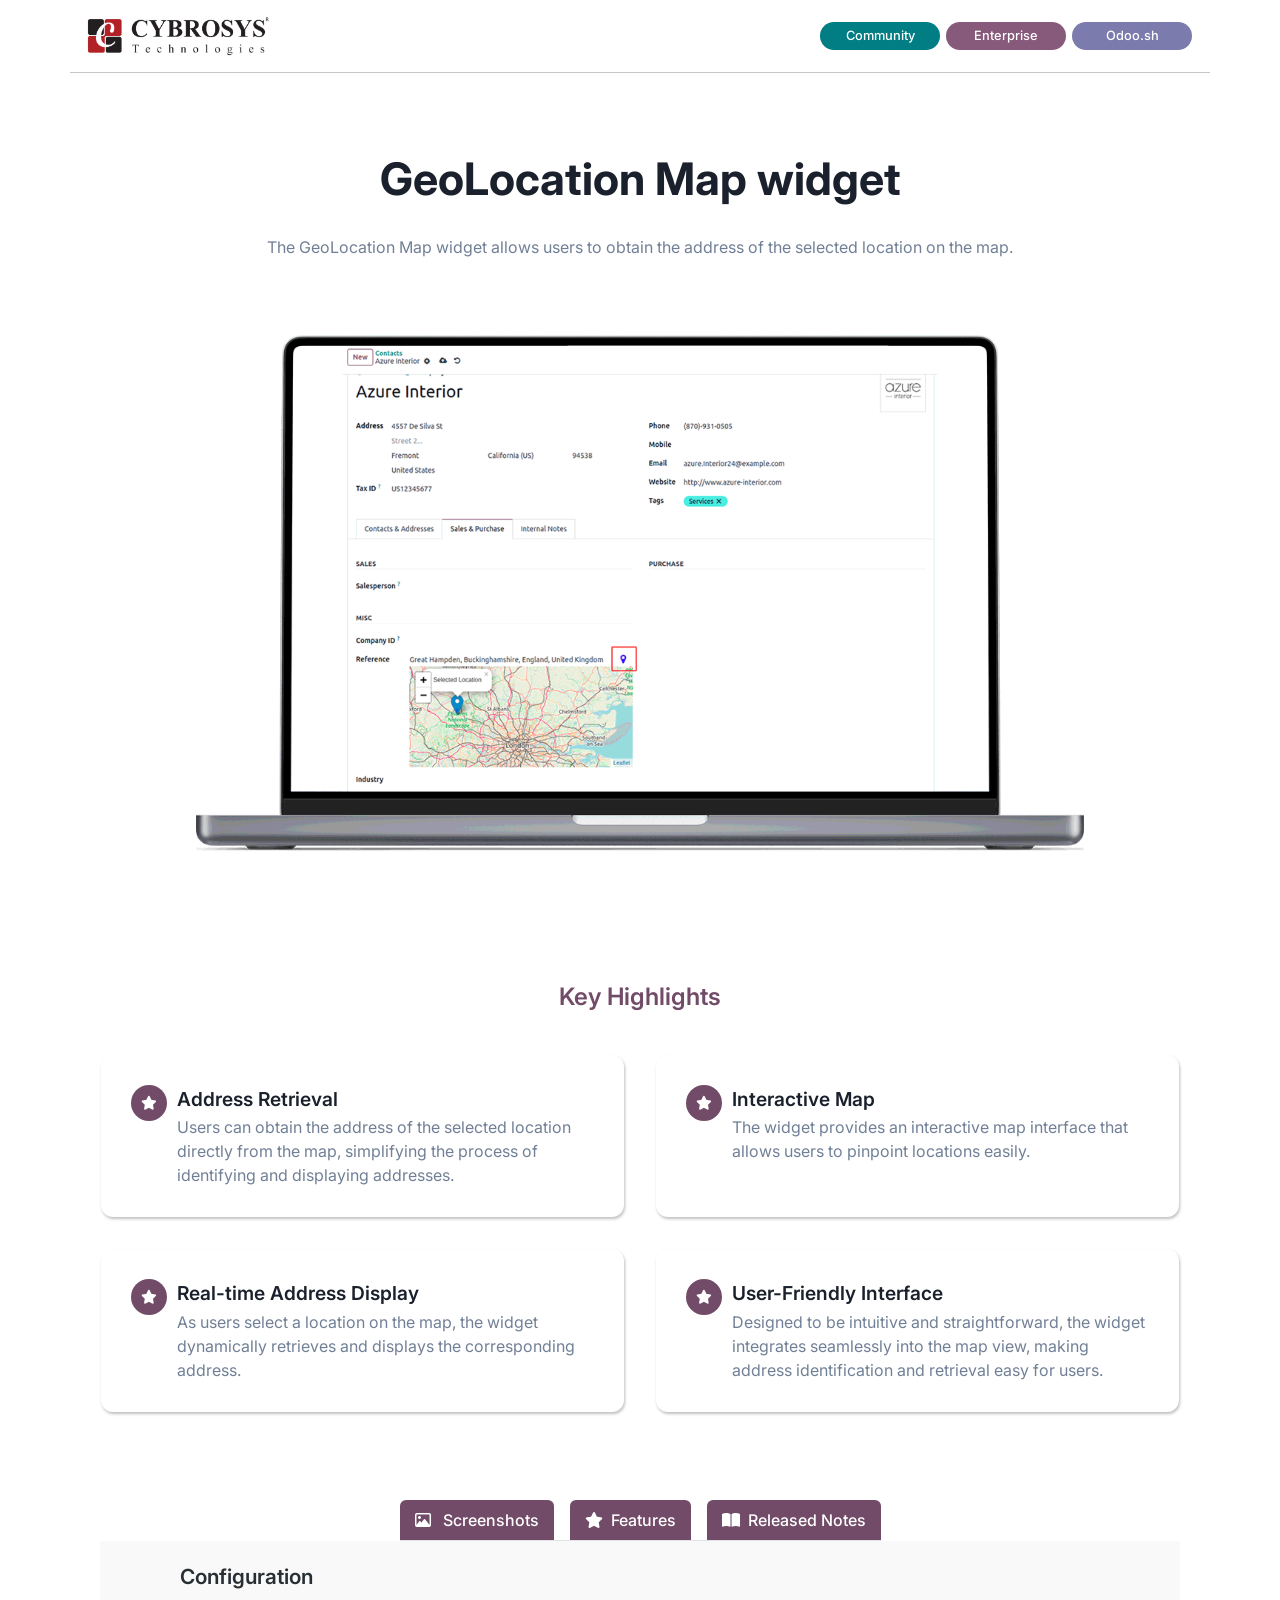
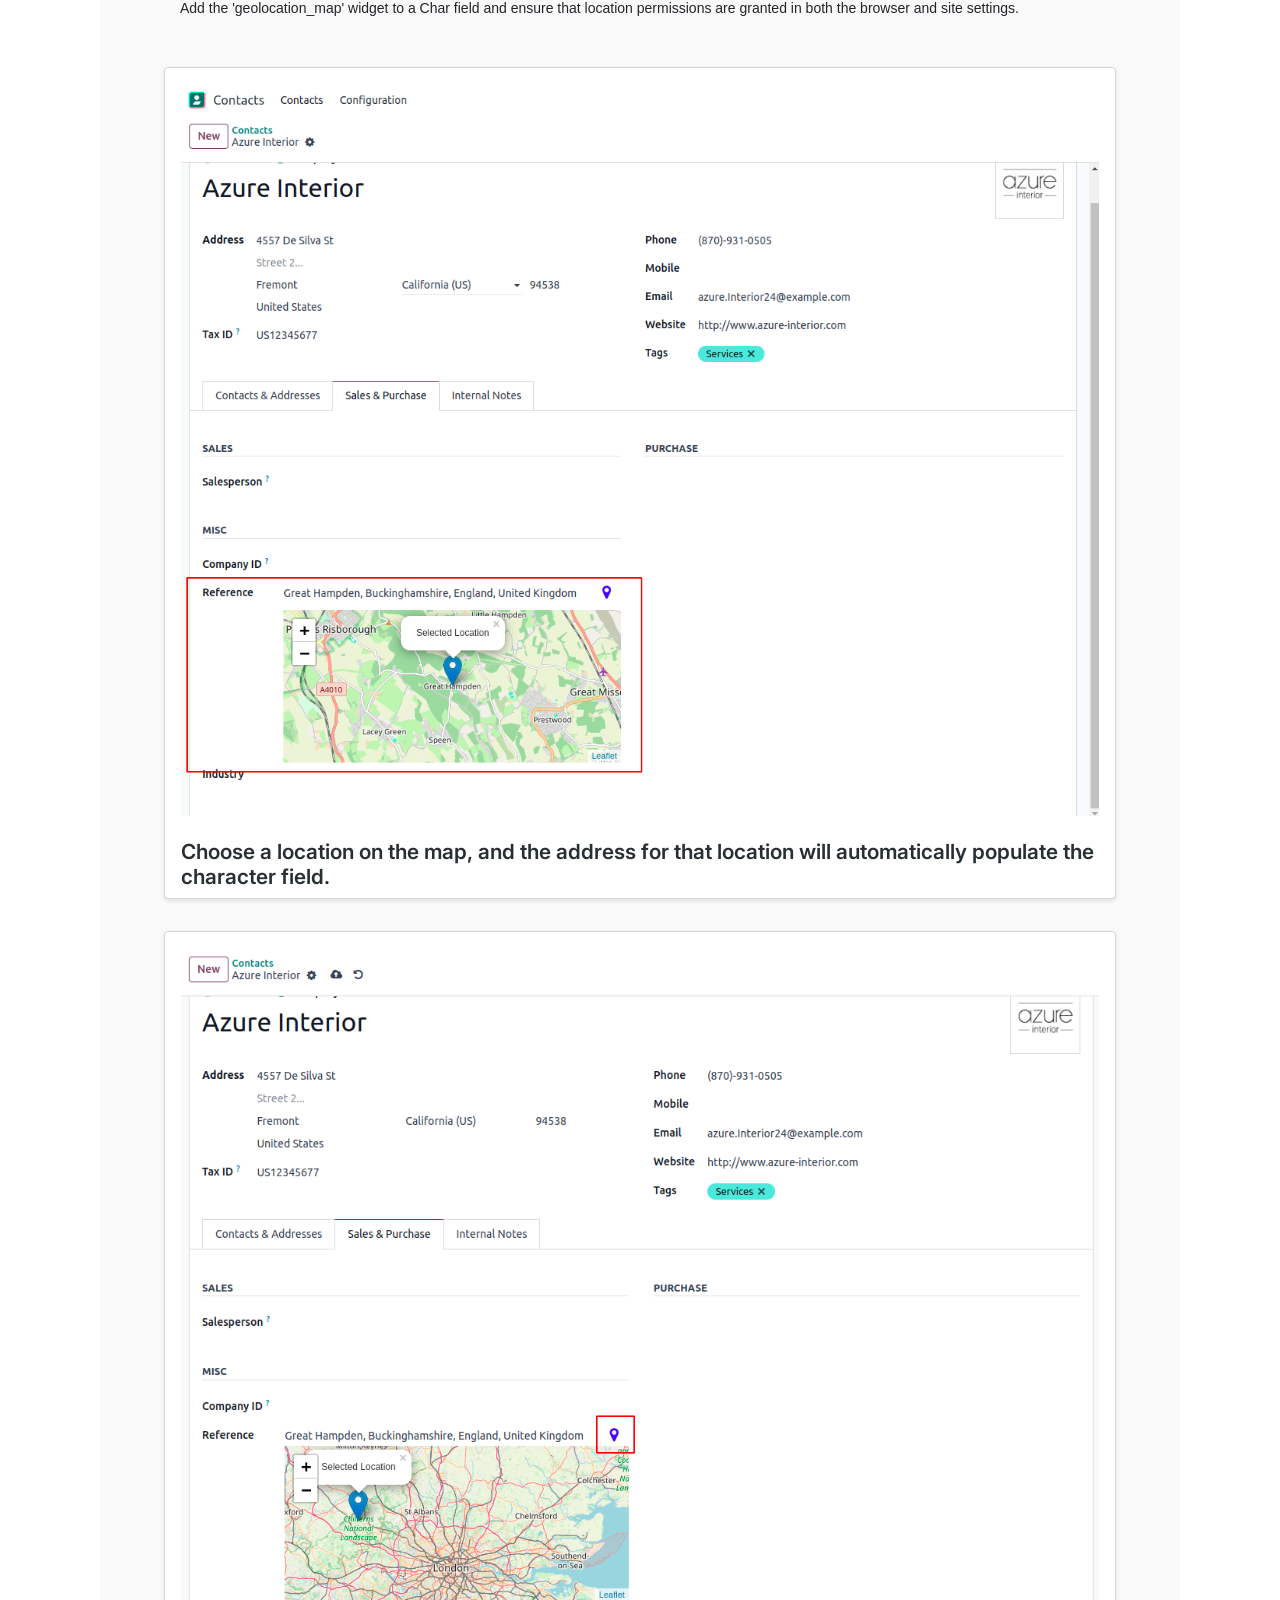
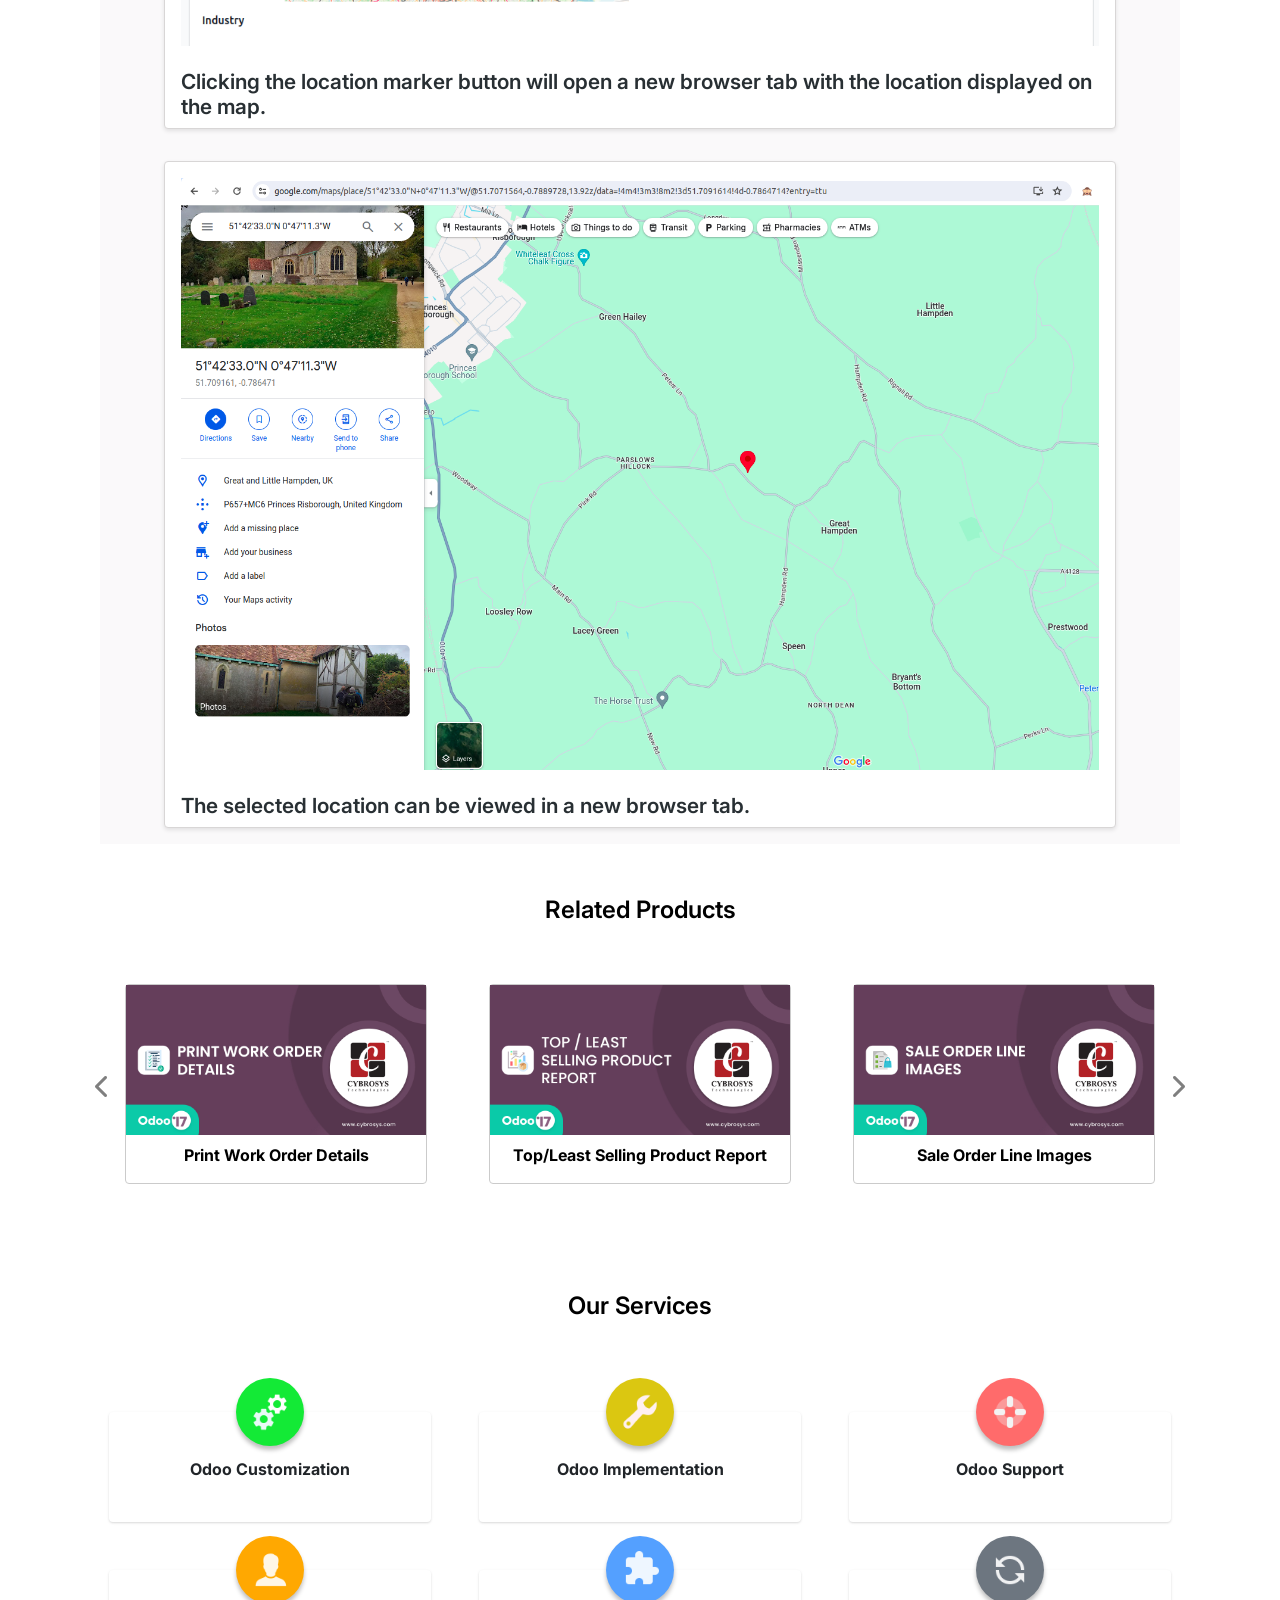
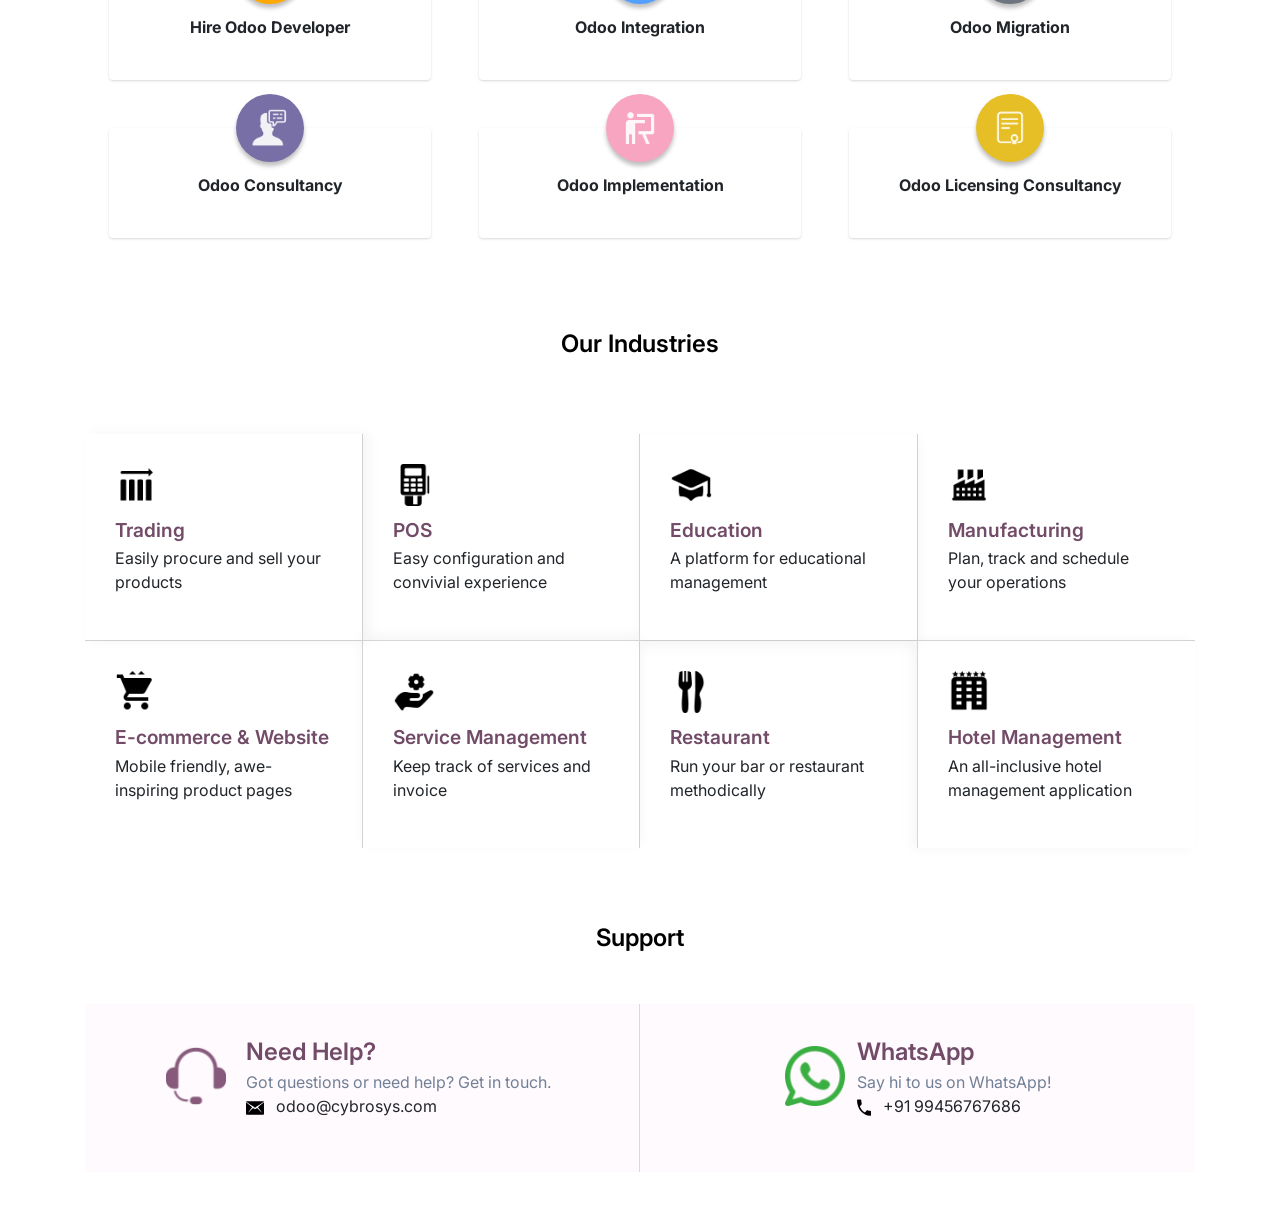
<file: addons/geolocation_map_widget/static/description/index.html>
<!DOCTYPE html>
<html lang="en">

<head>
    <meta charset="UTF-8">
    <meta name="viewport" content="width=device-width, initial-scale=1.0">
    <title>Odoo App 3 Index</title>
    <!-- Bootstrap CSS -->
    <link rel="stylesheet"
          href="https://cdn.jsdelivr.net/npm/bootstrap@4.0.0/dist/css/bootstrap.min.css"
          integrity="sha384-Gn5384xqQ1aoWXA+058RXPxPg6fy4IWvTNh0E263XmFcJlSAwiGgFAW/dAiS6JXm"
          crossorigin="anonymous">
    <link rel="stylesheet"
          href="https://cdnjs.cloudflare.com/ajax/libs/font-awesome/6.2.1/css/all.min.css">
    <link rel="preconnect" href="https://fonts.googleapis.com">
    <link rel="preconnect" href="https://fonts.gstatic.com" crossorigin>
    <link href="https://fonts.googleapis.com/css2?family=Inter:wght@400;500;600;700;800&display=swap"
          rel="stylesheet">
</head>
<body>
<section>
    <div class="container"
         style="font-family: 'Inter', sans-serif !important;background-color: #fff !important;">
        <div class="row">
            <div class="col-sm-12 col-md-12 col-lg-12 d-flex justify-content-between flex-wrap align-items-sm-center"
                 style="border-bottom:1px solid rgba(0, 0, 0, 0.22)">
                <div class="my-3">
                    <img src="assets/misc/Cybrosys R.png"
                         style="width:auto !important; height:40px !important">
                </div>
                <div class="my-3 d-flex align-items-center">
                    <div class="text-center"
                         style="background-color:#017E84 !important;font-size: 0.8rem !important; color:#fff !important; font-weight:500 !important; padding:4px !important; margin:0 3px !important; border-radius:50px !important; min-width: 120px !important;">
                        Community
                    </div>
                    <div class="text-center"
                         style="background-color:#875A7B !important; color:#fff !important;font-size: 0.8rem !important; font-weight:500 !important; padding:4px !important; margin:0 3px !important; border-radius:50px !important;min-width: 120px !important;">
                        Enterprise
                    </div>
                    <div class="text-center"
                         style="background-color:#7C7BAD !important; color:#fff !important;font-size: 0.8rem !important; font-weight:500 !important; padding:4px !important; margin:0 3px !important; border-radius:50px !important; min-width: 120px !important;">
                        Odoo.sh
                    </div>
                </div>
            </div>
        </div>
        <div class="row">
            <div class="col-sm-12 col-md-12 col-lg-12 text-center d-flex align-items-center flex-column"
                 style="margin: 80px 0px !important;">
                <h1 style="font-size: 2.8rem;font-weight: 700; color:
                    #1A202C;">
                   GeoLocation Map widget</h1>
                <p class="my-3 mb-4"
                   style="max-width: 80%; font-weight: 400 !important; line-height: 32px; color: #718096;">
                         The GeoLocation Map widget allows users to obtain the address of the selected location on the map.
                </p>
                <div style="width: 80%; margin-top: 3rem;">
                    <img src="assets/screenshots/hero-v17.gif"
                         class="img-responsive" width="100%" height="auto">
                </div>
            </div>
        </div>
        <div class="container mt-5 mb-5">
            <div class="col-lg-12 d-flex flex-column justify-content-center align-items-center mt-4">
                <p class="m-0"
                   style="font-weight: 600; font-size: 24px; color:#714b67 !important">
                    Key Highlights
                </p>
            </div>
            <div class="row py-4">
                <div class="col-md-6 col-sm-12 p-3">
                    <div class="d-flex   h-100" style="padding: 30px;border-radius: 12px;
                                    background: #FFF;
                                    box-shadow: 1px 2px 3px 0px rgba(0, 0, 0, 0.25); ">
                        <div style="width: 36px; height: 36px; border-radius: 50%; background: #714B67;
                                    display: flex; justify-content: center; align-items: center;
                                    margin-right: 10px; flex-shrink: 0;">
                            <i class="fa-solid fa-star  "
                               style="color: #fff;font-size:14px;"></i>
                        </div>
                        <div>
                            <p style="color: #1A202C;font-weight: 600;
                                      font-size: 1.2rem; margin-bottom: 2px;">
                                Address Retrieval</p>
                            <p class="m-0" style="color:#718096"> Users can obtain the address of the selected location directly from the map, simplifying the process of identifying and displaying addresses.
                            </p>
                        </div>
                    </div>
                </div>
                <div class="col-md-6 col-sm-12 p-3">
                    <div class="d-flex   h-100" style="padding: 30px;border-radius: 12px;
                                    background: #FFF;
                                    box-shadow: 1px 2px 3px 0px rgba(0, 0, 0, 0.25); ">
                        <div style="width: 36px; height: 36px; border-radius: 50%; background: #714B67;
                                    display: flex; justify-content: center; align-items: center;
                                    margin-right: 10px; flex-shrink: 0;">
                            <i class="fa-solid fa-star  "
                               style="color: #fff;font-size:14px;"></i>
                        </div>
                        <div>
                            <p style="color: #1A202C;font-weight: 600;
                                      font-size: 1.2rem; margin-bottom: 2px;">
                               Interactive Map</p>
                            <p class="m-0" style="color:#718096">The widget provides an interactive map interface that allows users to pinpoint locations easily.
                            </p>
                        </div>
                    </div>
                </div>
                <div class="col-md-6 col-sm-12 p-3">
                    <div class="d-flex   h-100" style="padding: 30px;border-radius: 12px;
                                    background: #FFF;
                                    box-shadow: 1px 2px 3px 0px rgba(0, 0, 0, 0.25); ">
                        <div style="width: 36px; height: 36px; border-radius: 50%; background: #714B67;
                                    display: flex; justify-content: center; align-items: center;
                                    margin-right: 10px; flex-shrink: 0;">
                            <i class="fa-solid fa-star  "
                               style="color: #fff;font-size:14px;"></i>
                        </div>
                        <div>
                            <p style="color: #1A202C;font-weight: 600;
                                      font-size: 1.2rem; margin-bottom: 2px;">
                               Real-time Address Display</p>
                            <p class="m-0" style="color:#718096">As users select a location on the map, the widget dynamically retrieves and displays the corresponding address.
                            </p>
                        </div>
                    </div>
                </div>
                <div class="col-md-6 col-sm-12 p-3">
                    <div class="d-flex   h-100" style="padding: 30px;border-radius: 12px;
                                    background: #FFF;
                                    box-shadow: 1px 2px 3px 0px rgba(0, 0, 0, 0.25); ">
                        <div style="width: 36px; height: 36px; border-radius: 50%; background: #714B67;
                                    display: flex; justify-content: center; align-items: center;
                                    margin-right: 10px; flex-shrink: 0;">
                            <i class="fa-solid fa-star  "
                               style="color: #fff;font-size:14px;"></i>
                        </div>
                        <div>
                            <p style="color: #1A202C;font-weight: 600;
                                      font-size: 1.2rem; margin-bottom: 2px;">
                               User-Friendly Interface</p>
                            <p class="m-0" style="color:#718096">Designed to be intuitive and straightforward, the widget integrates seamlessly into the map view, making address identification and retrieval easy for users.
                            </p>
                        </div>
                    </div>
                </div>

            </div>
        </div>
        <div class="container rounded">
            <ul class="nav nav-tabs d-flex"
                style="width: fit-content;margin: 0 auto;gap: 1rem;">
                <li class="col text-center py-2 text-nowrap "
                    style="color: #fff; background-color: #714B67;border-radius: 6px 6px 0px 0px;">
                    <a
                            class="active show" data-toggle="tab" href="#tab1"
                            style="color: #fff;font-weight: 500; background-color: #714B67; text-decoration: none;">
                        <i class="fa-regular fa-image  pr-2"
                           style="color: #fff;"></i>
                        Screenshots</a></li>
                <li class="col text-center py-2 text-nowrap "
                    style="color: #fff; background-color: #714B67;border-radius: 6px 6px 0px 0px;">
                    <a
                            data-toggle="tab" href="#tab2"
                            style="color: #fff;font-weight: 500;  text-decoration: none;"><i
                            class="fa-solid fa-star  pr-2"
                            style="color: #fff;"></i>Features</a></li>
                <li class="col text-center py-2 text-nowrap "
                    style="color: #fff; background-color: #714B67;border-radius: 6px 6px 0px 0px;">
                    <a
                            data-toggle="tab" href="#tab3"
                            style="color: #fff;font-weight: 500; text-decoration: none; background-color: #714B67;"><i
                            class="fa-solid fa-book-open  pr-2"
                            style="color: #fff;"></i>Released Notes</a></li>
            </ul>
            <div class="tab-content"
                 style="background-color: rgba(121, 113, 119, 0.04);">
                <div id="tab1" class="tab-pane fade in active show">
                    <div class="col-lg-12 py-2"
                         style="padding: 1rem 4rem !important;">
                            <div class="px-3">
                                <h4 class="mt-2"
                                    style=" font-weight:600 !important; color:#282F33 !important; font-size:1.3rem !important">
                                    Configuration </h4>
                                 <p style="font-weight: 400; font-family: 'Montserrat', sans-serif; font-size: 14px;">
                Add the 'geolocation_map' widget to a Char field and ensure that location permissions are granted in both the browser and site settings.</p>
                            </div>
                    </div>
                     <div class="col-lg-12 py-2"
                         style="padding: 1rem 4rem !important;">
                        <div
                                style="border: 1px solid #d8d6d6; border-radius: 4px; background: #fff; box-shadow: 0 2px 4px rgba(0, 0, 0, 0.1);">
                            <div class="row justify-content-center p-3 w-100 m-0">
                                <img src="assets/screenshots/1.png"
                                     class="img-responsive" width="100%"
                                     height="auto">

                            </div>
                            <div class="px-3">
                                <h4 class="mt-2"
                                    style=" font-weight:600 !important; color:#282F33 !important; font-size:1.3rem !important">
                                    Choose a location on the map, and the address for that location will automatically populate the character field.</h4>
                            </div>
                        </div>
                    </div>
                    <div class="col-lg-12 py-2"
                         style="padding: 1rem 4rem !important;">
                        <div
                                style="border: 1px solid #d8d6d6; border-radius: 4px; background: #fff; box-shadow: 0 2px 4px rgba(0, 0, 0, 0.1);">
                            <div class="row justify-content-center p-3 w-100 m-0">
                                <img src="assets/screenshots/2.png"
                                     class="img-responsive" width="100%"
                                     height="auto">

                            </div>
                            <div class="px-3">
                                <h4 class="mt-2"
                                    style=" font-weight:600 !important; color:#282F33 !important; font-size:1.3rem !important">
                                 Clicking the location marker button will open a new browser tab with the location displayed on the map.</h4>
                            </div>
                        </div>
                    </div>
                    <div class="col-lg-12 py-2"
                         style="padding: 1rem 4rem !important;">
                        <div
                                style="border: 1px solid #d8d6d6; border-radius: 4px; background: #fff; box-shadow: 0 2px 4px rgba(0, 0, 0, 0.1);">
                            <div class="row justify-content-center p-3 w-100 m-0">
                                <img src="assets/screenshots/3.png"
                                     class="img-responsive" width="100%"
                                     height="auto">
                            </div>
                            <div class="px-3">
                                <h4 class="mt-2"
                                    style=" font-weight:600 !important; color:#282F33 !important; font-size:1.3rem !important">
                                      The selected location can be viewed in a new browser tab.</h4>
                            </div>
                        </div>
                    </div>
                </div>
                <div id="tab2" class="tab-pane fade">
                    <div class="col-mg-12" style="padding: 1rem 4rem;">
                        <ul style="list-style: none; padding: 1rem 0;font-weight: 500;">
                            <li class="py-3"
                                style="font-weight: 500;background-color: #fff; border-radius: 4px; padding: 1rem; margin-bottom: 1rem; box-shadow: 0 2px 4px rgba(0, 0, 0, 0.1);">
                                    <span style="margin-right: 12px;"><img
                                            src="assets/misc/star (1) 2.svg"
                                            alt=""
                                            width="16px"></span> Interactive Map
                            </li>
                            <li class="py-3"
                                style="font-weight: 500;background-color: #fff; border-radius: 4px; padding: 1rem; margin-bottom: 1rem; box-shadow: 0 2px 4px rgba(0, 0, 0, 0.1);">
                                    <span style="margin-right: 12px;"><img
                                            src="assets/misc/star (1) 2.svg"
                                            alt=""
                                            width="16px"></span> Real-time Address Display
                            </li>
                            <li class="py-3"
                                style="font-weight: 500;background-color: #fff; border-radius: 4px; padding: 1rem; margin-bottom: 1rem; box-shadow: 0 2px 4px rgba(0, 0, 0, 0.1);">
                                    <span style="margin-right: 12px;"><img
                                            src="assets/misc/star (1) 2.svg"
                                            alt=""
                                            width="16px"></span> Enterprise and Community compatible.
                            </li>
                        </ul>
                    </div>
                </div>
                <div id="tab3" class="tab-pane fade">
                    <div class="col-mg-12 active" style="padding: 1rem 4rem;">
                        <div class="py-3"
                             style="font-weight: 500;background-color: #fff; border-radius: 4px; padding: 1rem; box-shadow: 0 2px 4px rgba(0, 0, 0, 0.1);">
                            <div class="d-flex mb-3"
                                 style="font-size: 0.8rem; font-weight: 500;"><span>Version
                                        17.0.1.0.0</span><span
                                    class="px-2">|</span><span
                                    style="color: #714B67;font-weight: 600;">Released on:09th August 2024</span>
                            </div>
                            <p class="m-0"
                               style=" color:#718096!important; font-size:1rem !important;line-height: 28px;">
                                Initial Commit for  GeoLocation Map widget.</p>
                        </div>
                    </div>
                </div>
            </div>
        </div>
        <div class="container mt-5">
            <div class="col-lg-12 d-flex flex-column justify-content-center align-items-center mt-5">
                <p class="m-0"
                   style="font-weight: 600; font-size: 24px; color:#000 !important">
                    Related Products</p>
            </div>
        </div>
        <div id="myCarousel" class="carousel slide py-3" data-ride="carousel">
            <div class="carousel-inner">
                <div class="carousel-item active">
                    <div class="row p-4">
                        <div class="col-md-4">
                            <div class="p-3">
                                <a href="https://apps.odoo.com/apps/modules/17.0/mrp_work_order_print/"
                                   style="color: #000; text-decoration: none;">
                                    <div style="border:1px solid #CBCBCB !important;border-radius: 4px;">
                                        <div style="width: 300px; ">
                                            <img src="assets/modules/module_image-1.jpeg"
                                                 alt="" width="100%"
                                                 height="auto">

                                        </div>
                                        <p class="text-center pt-2 text-black font-weight-bold">
                                            Print Work Order Details</p>
                                    </div>
                                </a>
                            </div>
                        </div>
                        <div class="col-md-4">
                            <div class="p-3">
                                <a href="https://apps.odoo.com/apps/modules/17.0/top_selling_product_report/"
                                   style="color: #000; text-decoration: none;">
                                    <div style="border:1px solid #CBCBCB !important;border-radius: 4px;">
                                        <div style="width: 300px; ">
                                            <img src="assets/modules/module_image (1).png"
                                                 alt="" width="100%"
                                                 height="auto">

                                        </div>
                                        <p class="text-center pt-2 text-black font-weight-bold">
                                            Top/Least Selling Product Report</p>
                                    </div>
                                </a>
                            </div>
                        </div>
                        <div class="col-md-4">
                            <div class="p-3">
                                <a href="https://apps.odoo.com/apps/modules/17.0/sale_product_image/"
                                   style="color: #000; text-decoration: none;">
                                    <div style="border:1px solid #CBCBCB !important;border-radius: 4px;">
                                        <div style="width: 300px; ">
                                            <img src="assets/modules/module_image.jpeg"
                                                 alt="" width="100%"
                                                 height="auto">

                                        </div>
                                        <p class="text-center pt-2 text-black font-weight-bold">
                                            Sale Order Line Images</p>
                                    </div>
                                </a>
                            </div>
                        </div>
                    </div>
                </div>
                <div class="carousel-item">
                    <div class="row p-4">
                        <div class="col-md-4">
                            <div class="p-3">
                                <a href="https://apps.odoo.com/apps/modules/17.0/product_discount_limit/"
                                   style="color: #000; text-decoration: none;">
                                    <div style="border:1px solid #CBCBCB !important;border-radius: 4px;">
                                        <div style="width: 300px; ">
                                            <img src="assets/modules/module_image (1).jpeg"
                                                 alt="" width="100%"
                                                 height="auto">
                                        </div>
                                        <p class="text-center pt-2 text-black font-weight-bold">
                                            Product Discount Limit</p>
                                    </div>
                                </a>
                            </div>
                        </div>
                        <div class="col-md-4">
                            <div class="p-3">
                                <a href="https://apps.odoo.com/apps/modules/17.0/individual_product_report/"
                                   style="color: #000; text-decoration: none;">
                                    <div style="border:1px solid #CBCBCB !important;border-radius: 4px;">
                                        <div style="width: 300px;">
                                            <img src="assets/modules/module_image (2).png"
                                                 alt="" width="100%"
                                                 height="auto">
                                        </div>
                                        <p class="text-center pt-2 text-black font-weight-bold">
                                            Product Sale Report Graph View</p>
                                    </div>
                                </a>
                            </div>
                        </div>
                        <div class="col-md-4">
                            <div class="p-3">
                                <a href="https://apps.odoo.com/apps/modules/17.0/sale_report_advanced/"
                                   style="color: #000; text-decoration: none;">
                                    <div style="border:1px solid #CBCBCB !important;border-radius: 4px;">
                                        <div style="width: 300px; ">
                                            <img src="assets/modules/module_image.png"
                                                 alt="" width="100%"
                                                 height="auto">

                                        </div>
                                        <p class="text-center pt-2 text-black font-weight-bold">
                                            Advanced Sales Reports</p>
                                    </div>
                                </a>
                            </div>
                        </div>
                    </div>
                </div>
            </div>
            <a class="carousel-control-prev" href="#myCarousel"
               data-slide="prev" style="width: 35px; color: #000;">
                    <span class="carousel-control-prev-icon">
                        <i class="fa fa-chevron-left"
                           style="font-size: 24px;"></i>
                    </span>
            </a>
            <a class="carousel-control-next" href="#myCarousel"
               data-slide="next" style="width: 35px; color: #000;">
                    <span class="carousel-control-next-icon">
                        <i class="fa fa-chevron-right"
                           style="font-size: 24px;"></i>
                    </span>
            </a>
        </div>

        <div class="container mt-5">
            <div class="col-lg-12 d-flex flex-column justify-content-center align-items-center mt-4">
                <p class="m-0"
                   style="font-weight: 600; font-size: 24px; color:#000 !important">
                    Our Services</p>
            </div>
        </div>
        <div class="container my-5">
            <div class="row py-3">
                <div class="col-md-4 col-sm-6 px-4 py-4">
                    <div
                            style="background-color: #fff; padding: 25px; text-align: center;  box-shadow: rgba(0, 0, 0, 0.1) 0px 1px 3px 0px, rgba(0, 0, 0, 0.06) 0px 1px 2px 0px; position: relative;border-radius: 4px;">
                        <div style="position: absolute; top: 0%; left: 50%; transform: translate(-50%, -50%);">
                            <div style="background-color:#13EA36 ; border-radius: 50%; padding: 15px;    width: 68px;
                                    height: 68px; display: inline-block; box-shadow:0px 4px 4px rgba(0, 0, 0, 0.25);">
                                <img src="assets/icons/cogs.png"
                                     alt="service-icon" width="38px"
                                     height="auto">
                            </div>
                        </div>
                        <p style="margin-top: 20px; font-weight: bold;">Odoo
                            Customization</p>
                    </div>
                </div>
                <div class="col-md-4 col-sm-6 px-4 py-4">
                    <div
                            style="background-color: #fff; padding: 25px; text-align: center; box-shadow: rgba(0, 0, 0, 0.1) 0px 1px 3px 0px, rgba(0, 0, 0, 0.06) 0px 1px 2px 0px; position: relative;border-radius: 4px;">
                        <div style="position: absolute; top: 0%; left: 50%; transform: translate(-50%, -50%);">
                            <div style="background-color:#DBC711; border-radius: 50%; padding: 15px;    width: 68px;
                                    height: 68px; display: inline-block; box-shadow:0px 4px 4px rgba(0, 0, 0, 0.25);">
                                <img src="assets/icons/wrench.png"
                                     alt="service-icon" width="38px"
                                     height="auto">
                            </div>
                        </div>
                        <p style="margin-top: 20px; font-weight: bold;">Odoo
                            Implementation</p>
                    </div>
                </div>
                <div class="col-md-4 col-sm-6 px-4 py-4">
                    <div
                            style="background-color: #fff; padding: 25px; text-align: center;  box-shadow: rgba(0, 0, 0, 0.1) 0px 1px 3px 0px, rgba(0, 0, 0, 0.06) 0px 1px 2px 0px; position: relative; border-radius: 4px;">
                        <div style="position: absolute; top: 0%; left: 50%; transform: translate(-50%, -50%);">
                            <div style="background-color:#FF6B6B ; border-radius: 50%; padding: 15px;    width: 68px;
                                    height: 68px; display: inline-block; box-shadow:0px 4px 4px rgba(0, 0, 0, 0.25);">
                                <img src="assets/icons/lifebuoy.png"
                                     alt="service-icon" width="38px"
                                     height="auto">
                            </div>
                        </div>
                        <p style="margin-top: 20px; font-weight: bold;">Odoo
                            Support</p>
                    </div>
                </div>
                <div class="col-md-4 col-sm-6 px-4 py-4">
                    <div
                            style="background-color: #fff; padding: 25px; text-align: center; box-shadow: rgba(0, 0, 0, 0.1) 0px 1px 3px 0px, rgba(0, 0, 0, 0.06) 0px 1px 2px 0px; position: relative; border-radius: 4px;">
                        <div style="position: absolute; top: 0%; left: 50%; transform: translate(-50%, -50%);">
                            <div style="background-color:#FFA801 ; border-radius: 50%; padding: 15px;    width: 68px;
                                    height: 68px; display: inline-block; box-shadow:0px 4px 4px rgba(0, 0, 0, 0.25);">
                                <img src="assets/icons/user.png"
                                     alt="service-icon" width="38px"
                                     height="auto">
                            </div>
                        </div>
                        <p style="margin-top: 20px; font-weight: bold;">Hire
                            Odoo Developer</p>
                    </div>
                </div>
                <div class="col-md-4 col-sm-6 px-4 py-4">
                    <div
                            style="background-color: #fff; padding: 25px; text-align: center;  box-shadow: rgba(0, 0, 0, 0.1) 0px 1px 3px 0px, rgba(0, 0, 0, 0.06) 0px 1px 2px 0px; position: relative; border-radius: 4px;">

                        <div style="position: absolute; top: 0%; left: 50%; transform: translate(-50%, -50%);">
                            <div style="background-color:#54A0FF; border-radius: 50%; padding: 15px;    width: 68px;
                                    height: 68px; display: inline-block; box-shadow:0px 4px 4px rgba(0, 0, 0, 0.25);">
                                <img src="assets/icons/puzzle.png"
                                     alt="service-icon" width="38px"
                                     height="auto">
                            </div>
                        </div>
                        <p style="margin-top: 20px; font-weight: bold;">Odoo
                            Integration</p>
                    </div>
                </div>
                <div class="col-md-4 col-sm-6 px-4 py-4">
                    <div
                            style="background-color: #fff; padding: 25px; text-align: center;  box-shadow: rgba(0, 0, 0, 0.1) 0px 1px 3px 0px, rgba(0, 0, 0, 0.06) 0px 1px 2px 0px; position: relative;border-radius: 4px;">
                        <div style="position: absolute; top: 0%; left: 50%; transform: translate(-50%, -50%);">
                            <div style="background-color:#6D7680 ; border-radius: 50%; padding: 15px;    width: 68px;
                                    height: 68px; display: inline-block; box-shadow:0px 4px 4px rgba(0, 0, 0, 0.25);">
                                <img src="assets/icons/update.png"
                                     alt="service-icon" width="38px"
                                     height="auto">
                            </div>
                        </div>
                        <p style="margin-top: 20px; font-weight: bold;">Odoo
                            Migration</p>
                    </div>
                </div>
                <div class="col-md-4 col-sm-6 px-4 py-4">
                    <div
                            style="background-color: #fff; padding: 25px; text-align: center;  box-shadow: rgba(0, 0, 0, 0.1) 0px 1px 3px 0px, rgba(0, 0, 0, 0.06) 0px 1px 2px 0px; position: relative;border-radius: 4px;">
                        <div style="position: absolute; top: 0%; left: 50%; transform: translate(-50%, -50%);">
                            <div style="background-color:#786FA6 ; border-radius: 50%; padding: 15px;    width: 68px;
                                    height: 68px; display: inline-block; box-shadow:0px 4px 4px rgba(0, 0, 0, 0.25);">
                                <img src="assets/icons/consultation.png"
                                     alt="service-icon" width="38px"
                                     height="auto">
                            </div>
                        </div>
                        <p style="margin-top: 20px; font-weight: bold;">Odoo
                            Consultancy</p>
                    </div>
                </div>
                <div class="col-md-4 col-sm-6 px-4 py-4">
                    <div
                            style="background-color: #fff; padding: 25px; text-align: center; box-shadow: rgba(0, 0, 0, 0.1) 0px 1px 3px 0px, rgba(0, 0, 0, 0.06) 0px 1px 2px 0px;position: relative;border-radius: 4px;">
                        <div style="position: absolute; top: 0%; left: 50%; transform: translate(-50%, -50%);">
                            <div style="background-color:#F8A5C2 ; border-radius: 50%; padding: 15px;    width: 68px;
                                    height: 68px; display: inline-block; box-shadow:0px 4px 4px rgba(0, 0, 0, 0.25);">
                                <img src="assets/icons/training.png"
                                     alt="service-icon" width="38px"
                                     height="auto">
                            </div>
                        </div>
                        <p style="margin-top: 20px; font-weight: bold;">Odoo
                            Implementation</p>
                    </div>
                </div>
                <div class="col-md-4 col-sm-6 px-4 py-4">
                    <div
                            style="background-color: #fff; padding: 25px; text-align: center;  box-shadow: rgba(0, 0, 0, 0.1) 0px 1px 3px 0px, rgba(0, 0, 0, 0.06) 0px 1px 2px 0px; position: relative;border-radius: 4px;">
                        <div style="position: absolute; top: 0%; left: 50%; transform: translate(-50%, -50%);">
                            <div style="background-color:#E6BE26; border-radius: 50%; padding: 15px;    width: 68px;
                                    height: 68px; display: inline-block; box-shadow:0px 4px 4px rgba(0, 0, 0, 0.25);">
                                <img src="assets/icons/license.png"
                                     alt="service-icon" width="38px"
                                     height="auto">
                            </div>
                        </div>
                        <p style="margin-top: 20px; font-weight: bold;">Odoo
                            Licensing Consultancy</p>
                    </div>
                </div>
            </div>
        </div>
        <div class="container mt-5">
            <div class="col-lg-12 d-flex flex-column justify-content-center align-items-center mt-4">
                <p class="m-0"
                   style="font-weight: 600; font-size: 24px; color:#000 !important">
                    Our Industries</p>
            </div>
        </div>
        <div class="container">
            <div class="row my-5 py-4">
                <div class="col-md-3 col-sm-6 p-0">
                    <div class="d-flex flex-column h-100 "
                         style="border-right: 1px solid rgb(209, 209, 209); border-bottom: 1px solid  rgb(209, 209, 209); padding: 30px; box-shadow: 6px 0 10px rgba(228, 227, 227, 0.373);">
                        <img src="assets/icons/trading-black.png" width="42px"
                             height="auto" alt="">
                        <p style="color: #714B67;font-weight: 600; margin-top: 10px;
                           font-size: 1.2rem; margin-bottom: 2px;">Trading</p>
                        <p>Easily procure and sell your products</p>
                    </div>
                </div>
                <div class="col-md-3 col-sm-6  p-0">
                    <div class="d-flex flex-column h-100"
                         style="border-right: 1px solid rgb(209, 209, 209);border-bottom: 1px solid  rgb(209, 209, 209); padding: 30px;">
                        <img src="assets/icons/pos-black.png" width="42px"
                             height="auto" alt="">
                        <p style="color: #714B67;font-weight: 600; margin-top: 10px;
                            font-size: 1.2rem; margin-bottom: 2px;">POS</p>
                        <p>Easy configuration and convivial experience</p>
                    </div>
                </div>
                <div class="col-md-3 col-sm-6  p-0">
                    <div class="d-flex flex-column h-100"
                         style="border-right: 1px solid  rgb(209, 209, 209);border-bottom: 1px solid   rgba(0, 0, 0, 0.2); padding: 30px; box-shadow: 0 5px 10px  rgba(228, 227, 227, 0.373)">
                        <img src="assets/icons/education-black.png" width="42px"
                             height="auto" alt="">
                        <p style="color: #714B67;font-weight: 600; margin-top: 10px;
                            font-size: 1.2rem; margin-bottom: 2px;">
                            Education</p>
                        <p>A platform for educational management</p>
                    </div>
                </div>
                <div class="col-md-3 col-sm-6  p-0">
                    <div class="d-flex flex-column h-100"
                         style="border-bottom: 1px solid  rgb(209, 209, 209); padding: 30px; ">
                        <img src="assets/icons/manufacturing-black.png"
                             width="42px" height="auto" alt="">
                        <p style="color: #714B67;font-weight: 600; margin-top: 10px;
                            font-size: 1.2rem; margin-bottom: 2px;">
                            Manufacturing</p>
                        <p>Plan, track and schedule your operations</p>
                    </div>
                </div>
                <div class="col-md-3 col-sm-6 p-0">
                    <div class="d-flex flex-column h-100"
                         style="border-right: 1px solid  rgb(209, 209, 209); padding: 30px;">
                        <img src="assets/icons/ecom-black.png" width="42px"
                             height="auto" alt="">
                        <p style="color: #714B67;font-weight: 600; margin-top: 10px;
                            font-size: 1.2rem; margin-bottom: 2px;">E-commerce &
                            Website</p>
                        <p>Mobile friendly, awe-inspiring product pages</p>
                    </div>
                </div>
                <div class="col-md-3 col-sm-6   p-0">
                    <div class="d-flex flex-column h-100"
                         style="border-right: 1px solid  rgb(209, 209, 209); padding: 30px;box-shadow: 0 -5px 10px  rgba(228, 227, 227, 0.373);">
                        <img src="assets/icons/service-black.png" width="42px"
                             height="auto" alt="">
                        <p style="color: #714B67;font-weight: 600; margin-top: 10px;
                            font-size: 1.2rem; margin-bottom: 2px;">Service
                            Management</p>
                        <p>Keep track of services and invoice</p>
                    </div>
                </div>
                <div class="col-md-3 col-sm-6    p-0">
                    <div class="d-flex flex-column h-100"
                         style="border-right: 1px solid  rgb(209, 209, 209); padding: 30px; ">
                        <img src="assets/icons/restaurant-black.png"
                             width="42px" height="auto" alt="">
                        <p style="color: #714B67;font-weight: 600; margin-top: 10px;
                            font-size: 1.2rem; margin-bottom: 2px;">
                            Restaurant</p>
                        <p>Run your bar or restaurant methodically</p>
                    </div>
                </div>
                <div class="col-md-3 col-sm-6   p-0">
                    <div class="d-flex flex-column h-100"
                         style=" padding: 30px;box-shadow: -5px 0 10px  rgba(228, 227, 227, 0.373);">
                        <img src="assets/icons/hotel-black.png" width="42px"
                             height="auto" alt="">
                        <p style="color: #714B67;font-weight: 600; margin-top: 10px;
                            font-size: 1.2rem; margin-bottom: 2px;">Hotel
                            Management</p>
                        <p>An all-inclusive hotel management application</p>
                    </div>
                </div>
            </div>
        </div>
        <div class="container mt-5">
            <div class="col-lg-12 d-flex flex-column justify-content-center align-items-center mt-5">
                <p class="m-0"
                   style="font-weight: 600; font-size: 24px; color:#000 !important">
                    Support</p>
            </div>
        </div>
        <div class="container my-5">
            <div class="row" style="background-color: #FFFAFE;">
                <div class="col-md-6 pb-4  d-flex align-items-center justify-content-center"
                     style="border-right: 1px solid #D9D9D9;">
                    <div style="padding: 30px;">
                        <div class="d-flex align-items-center">
                            <img src="assets/misc/support (1) 1.svg" alt=""
                                 width="60px" style="margin-right: 12px;">
                            <div style="padding: 0px 8px;">
                                    <span
                                            style="color: #714B67;font-size: 24px;font-weight: 600;padding-bottom: 1rem;">Need
                                        Help?</span>
                                <p class="m-0" style="color:#718096;">Got
                                    questions or need help? Get in touch.</p>
                                <div style="font-weight: 400;"><span><img
                                        src="assets/misc/support-email.svg"
                                        alt=""
                                        width="18px"
                                        style="filter: invert(1);margin-right: 0.8rem;"></span>odoo@cybrosys.com
                                </div>
                            </div>
                        </div>
                    </div>
                </div>
                <div class="col-md-6 pb-4 d-flex align-items-center justify-content-center">
                    <div style="padding: 30px;">
                        <div class="d-flex align-items-center">
                            <img src="assets/misc/whatsapp 1.svg" alt=""
                                 width="60px" style="margin-right: 12px;">
                            <div>
                                <span style="color: #714B67;font-size: 24px;font-weight: 600;">WhatsApp</span>
                                <p class="m-0" style="color:#718096;">Say hi to
                                    us on WhatsApp!</p>
                                <div style="font-weight: 400; font-size: 16px;"><span><img
                                        src="assets/misc/phone.svg"
                                        alt="" width="14px"
                                        style="filter: invert(1); margin-right: 0.8rem;"></span>+91
                                    99456767686
                                </div>
                            </div>
                        </div>
                    </div>
                </div>
            </div>
        </div>
    </div>
</section>
<!-- Optional JavaScript -->
<!-- jQuery first, then Popper.js, then Bootstrap JS -->
<script src="https://ajax.googleapis.com/ajax/libs/jquery/3.5.1/jquery.min.js"></script>
<script src="https://maxcdn.bootstrapcdn.com/bootstrap/4.5.2/js/bootstrap.min.js"></script>
</body>
</html>
</file>
